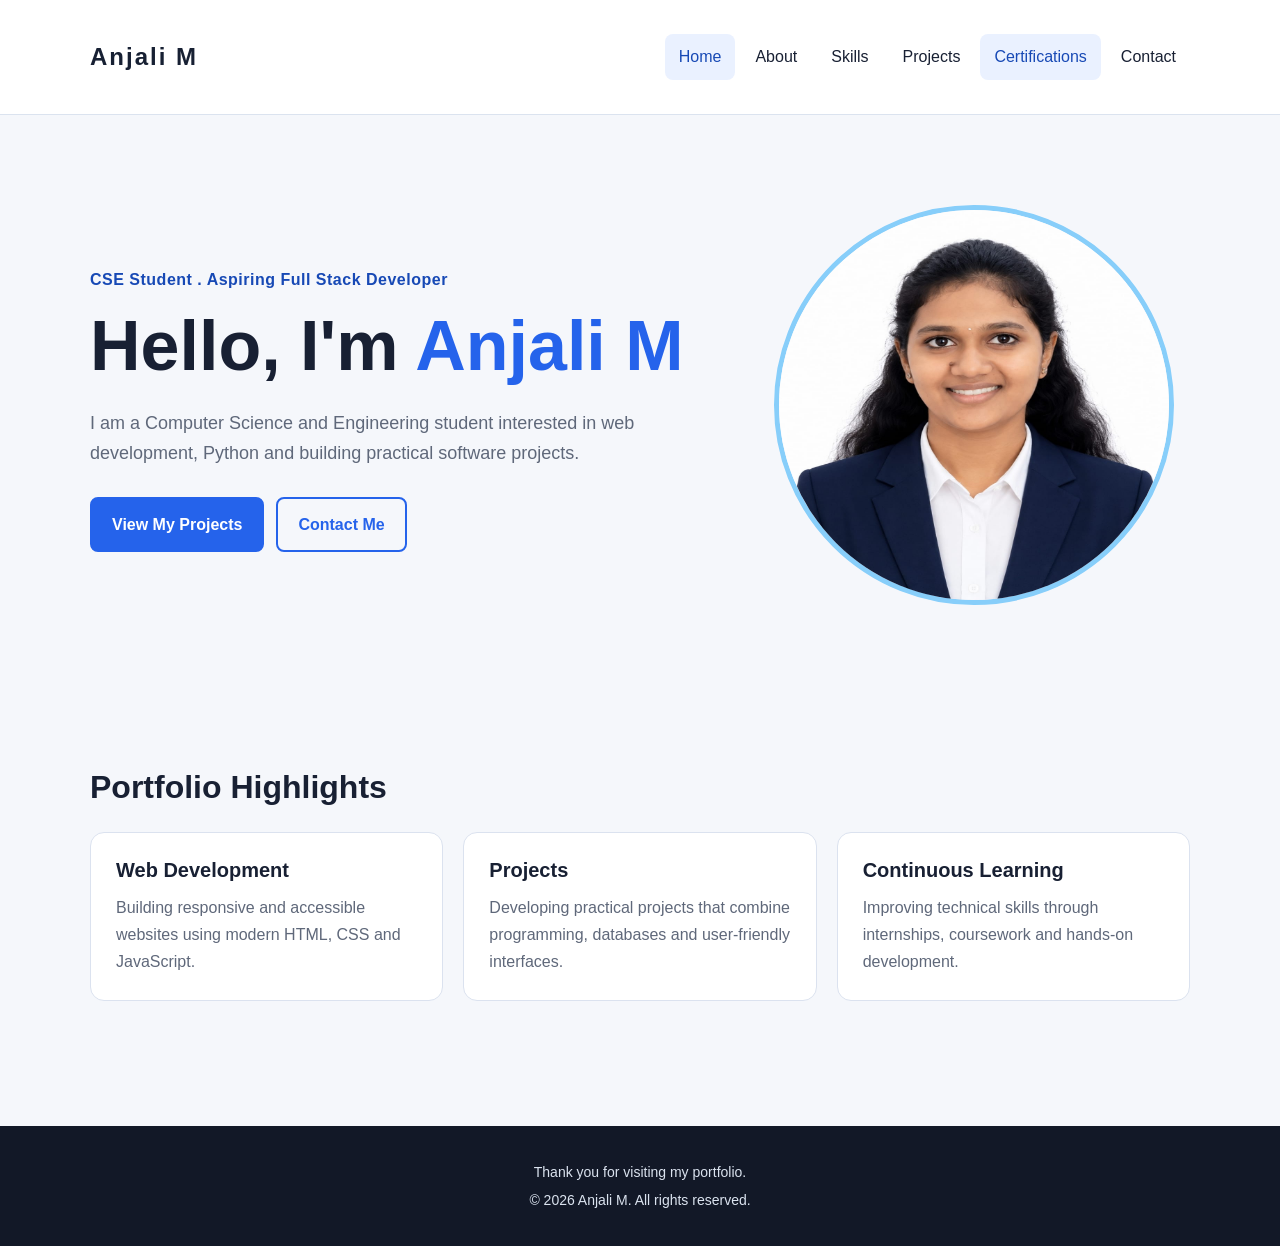
<file: index.html>
<!DOCTYPE html>
<html lang="en">

<head>
    <meta charset="UTF-8">

    <meta name="viewport"
          content="width=device-width, initial-scale=1.0">

    <meta name="description"
          content="Anjali M, personal portfolio website showcasing education, skills, projects and contact information.">

    <meta name="keywords"
          content="Anjali M, portfolio, CSE student, web development, HTML, CSS, JavaScript, Python">

    <meta name="author"
          content="Anjali M">

    <title>Anjali M | Portfolio</title>

    <link rel="stylesheet" href="style.css">
</head>

<body>

    
    <a href="#main-content" class="skip-link">
        Skip to main content
    </a>

    
    <header class="site-header">

        <div class="container header-inner">

            <a href="index.html"
               class="logo"
               aria-label="Anjali M Portfolio Home">
                Anjali M
            </a>

    
            <nav aria-label="Main navigation">

                <ul class="nav-list">

                    <li>
                        <a href="index.html"
                           class="active"
                           aria-current="page">
                            Home
                        </a>
                    </li>

                    <li>
                        <a href="about.html">
                            About
                        </a>
                    </li>

                    <li>
                        <a href="skills.html">
                            Skills
                        </a>
                    </li>

                    <li>
                        <a href="projects.html">
                            Projects
                        </a>
                    </li>

                    
                    <li>
                        <a href="certifications.html"
                           class="active"
                           aria-current="page">

                            Certifications

                        </a>
                    </li>


                    <li>
                        <a href="contact.html">
                            Contact
                        </a>
                    </li>

                </ul>

            </nav>

        </div>

    </header>



    <main id="main-content">

        
        <section class="hero"
                 aria-labelledby="hero-title">

            <div class="container hero-grid">

                <div class="hero-content">

                    <p class="eyebrow">
                        CSE Student . Aspiring Full Stack Developer
                    </p>

                    <h1 id="hero-title">
                        Hello, I'm
                        <span>Anjali M</span>
                    </h1>

                    <p class="hero-text">
                        I am a Computer Science and Engineering student
                        interested in web development, Python and building
                        practical software projects.
                    </p>

                    <div class="button-group">

                        <a href="projects.html"
                           class="button">
                            View My Projects
                        </a>

                        <a href="contact.html"
                           class="button button-outline">
                            Contact Me
                        </a>

                    </div>

                </div>


    
        <div class="profile">
            

                  
                    <img src="profile.jpg"
    alt="Portrait of Anjali M"
    class="profile-image">

               </div>     

            </div>

        </section>


        
        <section class="section"
                 aria-labelledby="highlights-title">

            <div class="container">

                <h2 id="highlights-title">
                    Portfolio Highlights
                </h2>


                <div class="card-grid">

                    <article class="card">

                        <h3>
                            Web Development
                        </h3>

                        <p>
                            Building responsive and accessible websites
                            using modern HTML, CSS and JavaScript.
                        </p>

                    </article>


                    <article class="card">

                        <h3>
                            Projects
                        </h3>

                        <p>
                            Developing practical projects that combine
                            programming, databases and user-friendly
                            interfaces.
                        </p>

                    </article>


                    <article class="card">

                        <h3>
                            Continuous Learning
                        </h3>

                        <p>
                            Improving technical skills through internships,
                            coursework and hands-on development.
                        </p>

                    </article>

                </div>

            </div>

        </section>

    </main>


    
    <footer class="site-footer">

        <div class="container">

            <p>
                Thank you for visiting my portfolio.
            </p>

            <p>
                &copy; 2026 Anjali  M. All rights reserved.
            </p>

        </div>

    </footer>

</body>
</html>
</file>
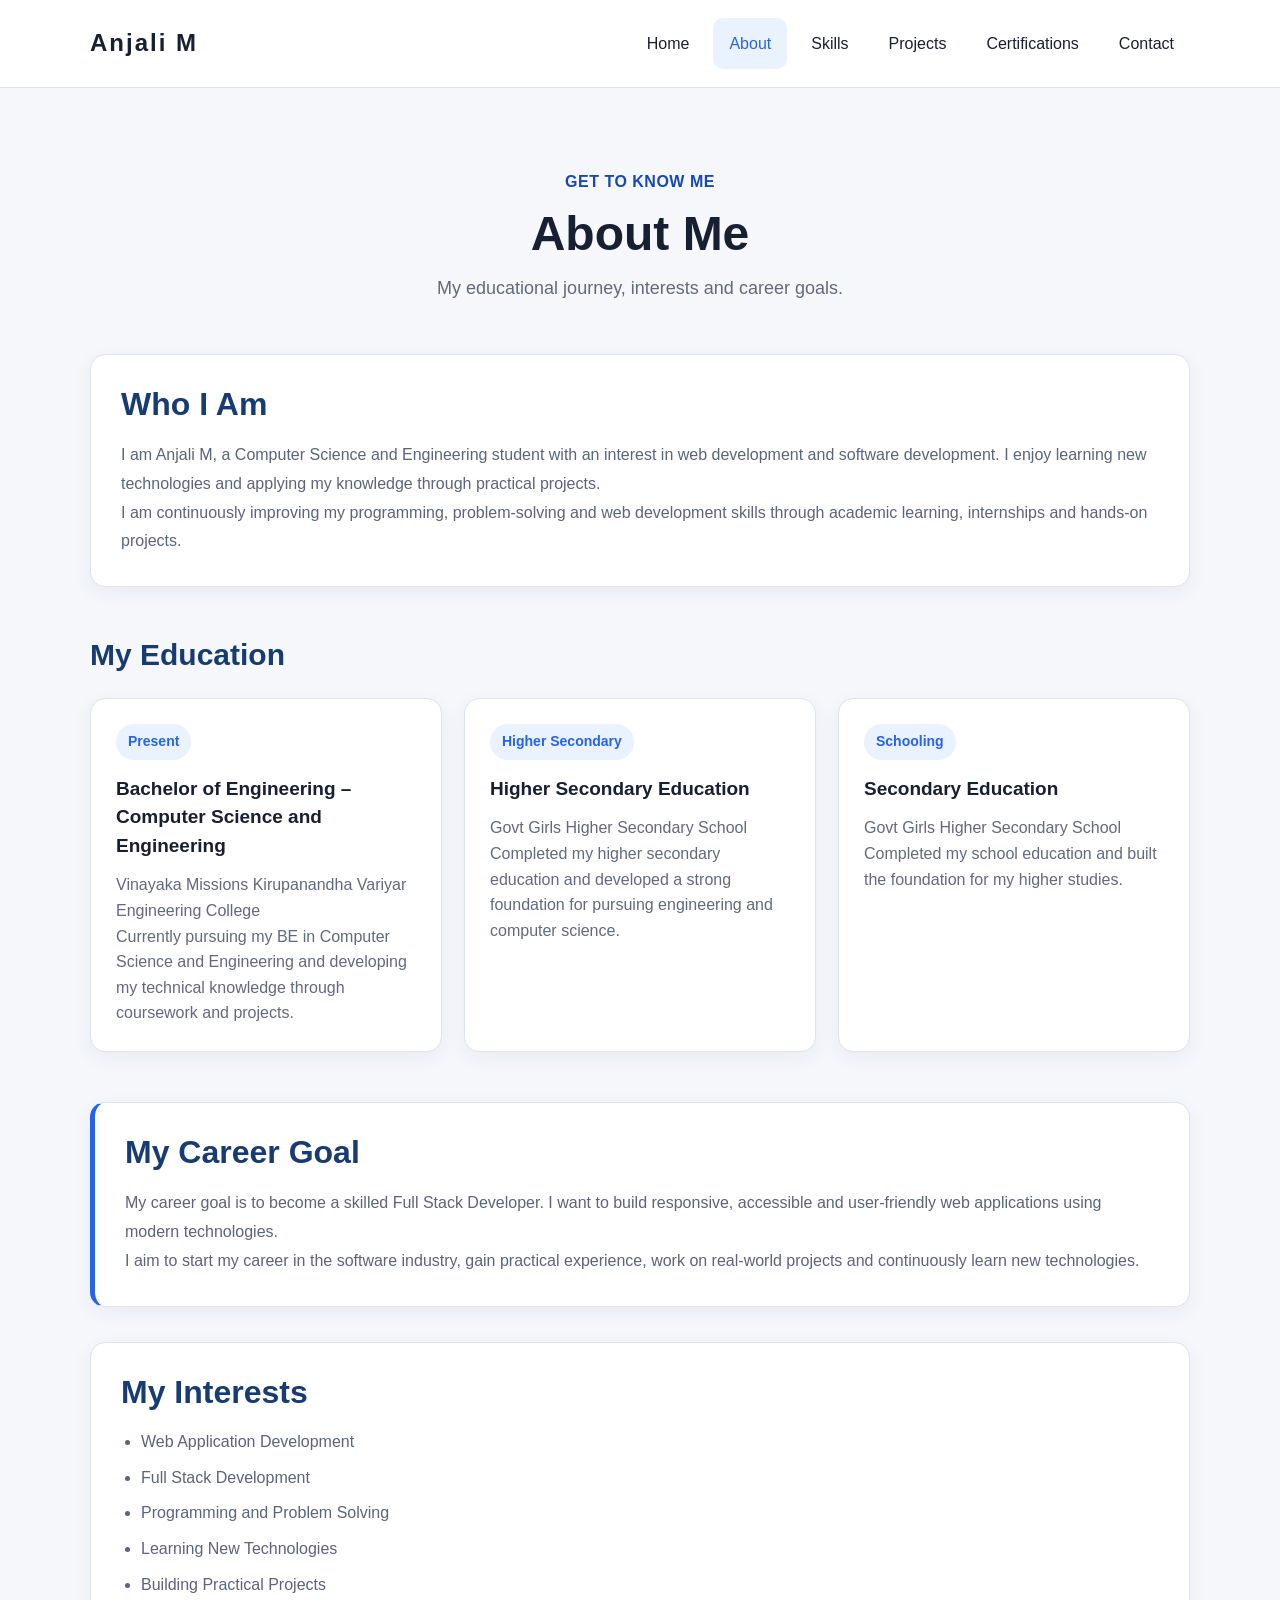
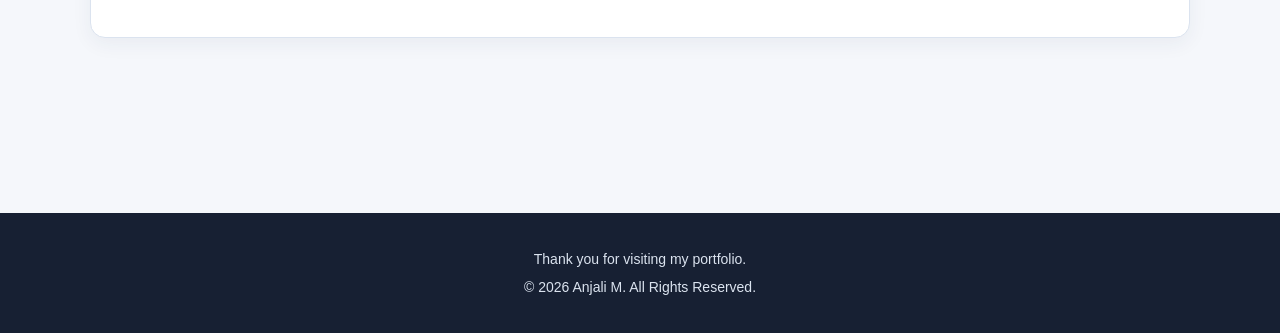
<file: about.html>
<!DOCTYPE html>
<html lang="en">

<head>
    <meta charset="UTF-8">
    <meta name="viewport" content="width=device-width, initial-scale=1.0">

    <meta name="description"
          content="About Anjali M, a Computer Science and Engineering student and aspiring Full Stack Developer">

    <title>About | Anjali M</title>

    <link rel="stylesheet" href="style.css">
</head>

<body>


    <header class="site-header">

    <div class="container header-content">

        <a href="index.html" class="logo">
            Anjali M
        </a>

        <nav class="main-nav" aria-label="Main navigation">

            <a href="index.html">Home</a>

            <a href="about.html" class="active">About</a>

            <a href="skills.html">Skills</a>

            <a href="projects.html">Projects</a>

            <a href="certifications.html">Certifications</a>

            <a href="contact.html">Contact</a>

        </nav>

    </div>

</header>


<main>

    <section class="about-section">

        <div class="container">

            <div class="section-heading">
                <p class="eyebrow">GET TO KNOW ME</p>
                <h1>About Me</h1>
                <p>
                    My educational journey, interests and career goals.
                </p>
            </div>


        

            <article class="about-card">

                <h2>Who I Am</h2>

                <p>
                    I am Anjali M, a Computer Science and Engineering
                    student with an interest in web development and
                    software development. I enjoy learning new
                    technologies and applying my knowledge through
                    practical projects.
                </p>

                <p>
                    I am continuously improving my programming,
                    problem-solving and web development skills through
                    academic learning, internships and hands-on projects.
                </p>

            </article>


            

            <section class="education-section" aria-labelledby="education-title">

                <h2 id="education-title">My Education</h2>

                <div class="education-grid">

                    <article class="education-card">

                        <span class="education-year">
                            Present
                        </span>

                        <h3>
                            Bachelor of Engineering – Computer Science and Engineering
                        </h3>

                        <p>
                            Vinayaka Missions Kirupanandha Variyar
                            Engineering College
                        </p>

                        <p>
                            Currently pursuing my BE in Computer Science
                            and Engineering and developing my technical
                            knowledge through coursework and projects.
                        </p>

                    </article>


                    <article class="education-card">

                        <span class="education-year">
                            Higher Secondary
                        </span>

                        <h3>
                            Higher Secondary Education
                        </h3>

                        <p>
                            Govt Girls Higher Secondary School
                        </p>

                        <p>
                            Completed my higher secondary education and
                            developed a strong foundation for pursuing
                            engineering and computer science.
                        </p>

                    </article>


                    <article class="education-card">

                        <span class="education-year">
                            Schooling
                        </span>

                        <h3>
                            Secondary Education
                        </h3>

                        <p>
                            Govt Girls Higher Secondary School
                        </p>
                        

                        <p>
                            Completed my school education and built the
                            foundation for my higher studies.
                        </p>

                    </article>

                </div>

            </section>




            <article class="career-card">

                <h2>My Career Goal</h2>

                <p>
                    My career goal is to become a skilled Full Stack
                    Developer. I want to build responsive, accessible
                    and user-friendly web applications using modern
                    technologies.
                </p>

                <p>
                    I aim to start my career in the software industry,
                    gain practical experience, work on real-world
                    projects and continuously learn new technologies.
                </p>

            </article>


        

            <article class="about-card">

                <h2>My Interests</h2>

                <ul>
                    <li>Web Application Development</li>
                    <li>Full Stack Development</li>
                    <li>Programming and Problem Solving</li>
                    <li>Learning New Technologies</li>
                    <li>Building Practical Projects</li>
                </ul>

            </article>

        </div>

    </section>

</main>


<footer>
    <div class="container">
        <p>
            Thank you for visiting my portfolio.
        </p>

        <p>
            &copy; 2026 Anjali M. All Rights Reserved.
        </p>
    </div>
</footer>

</body>
</html>
</file>
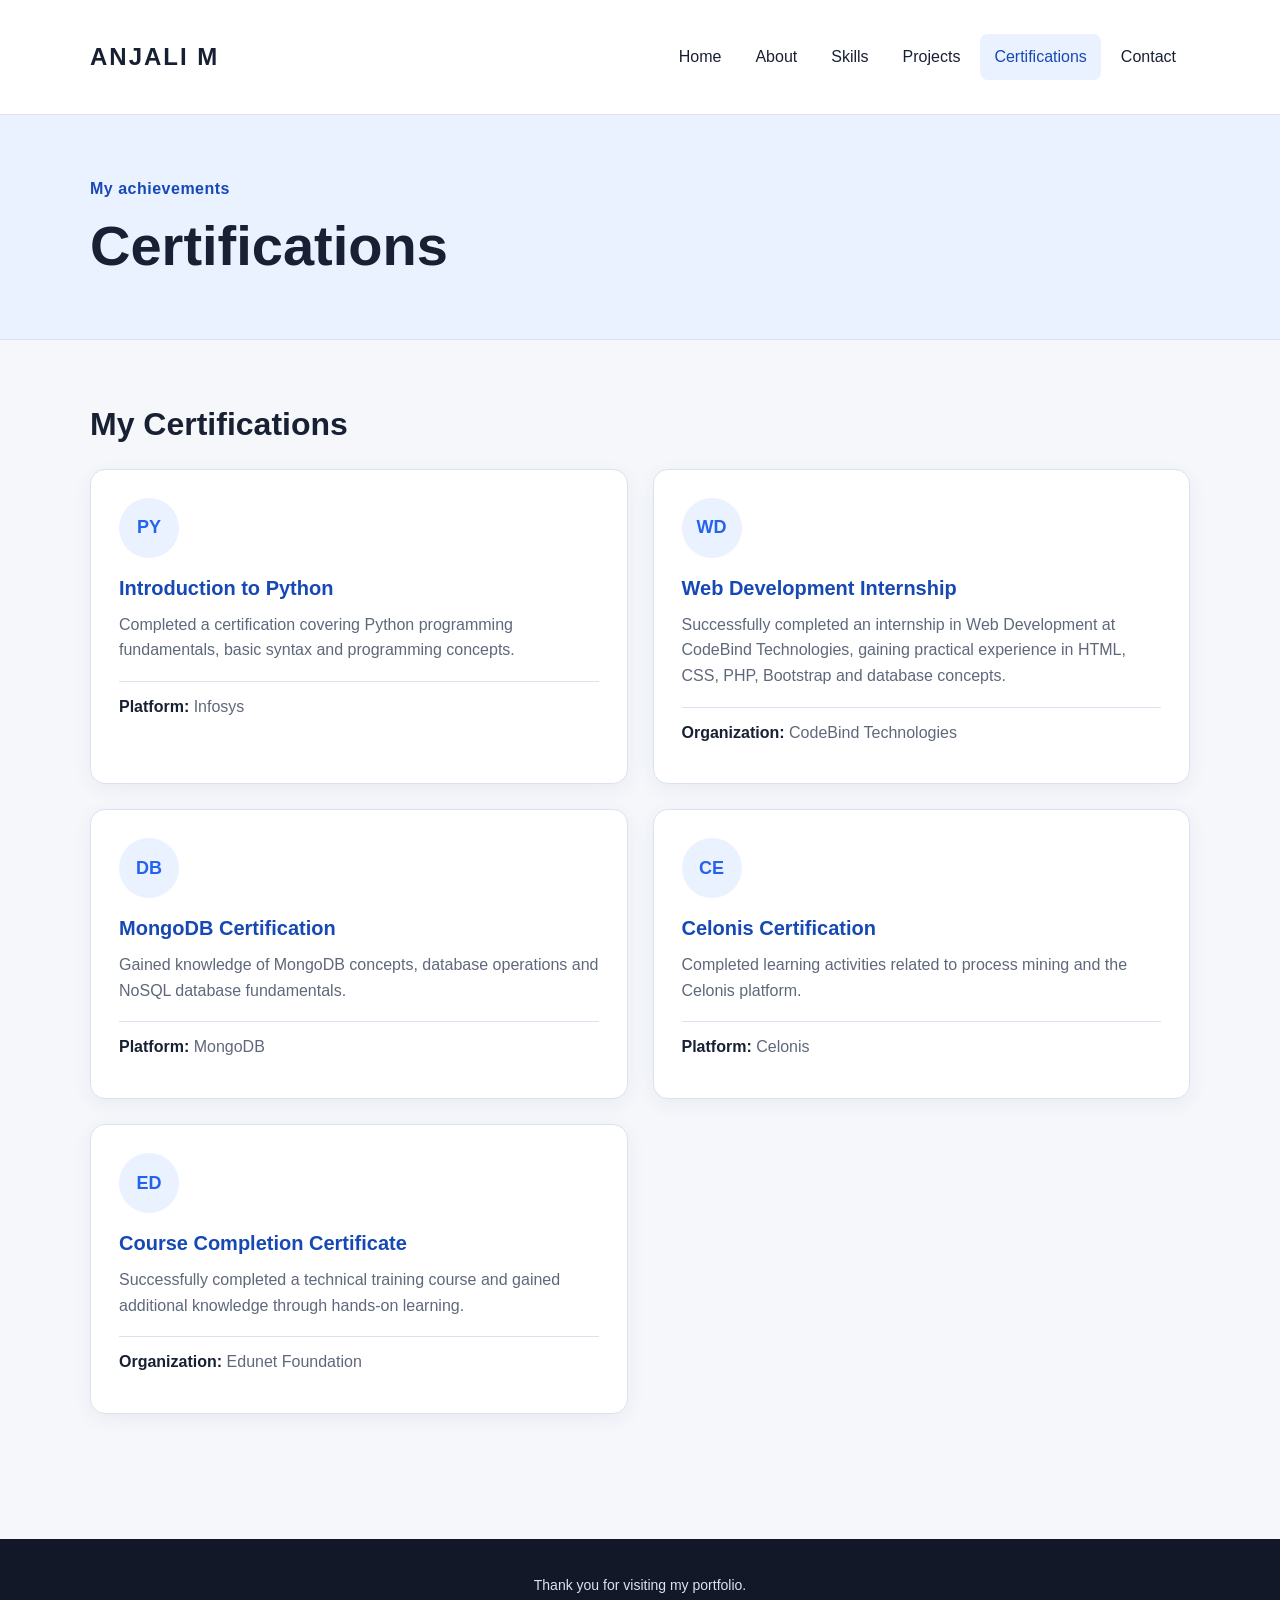
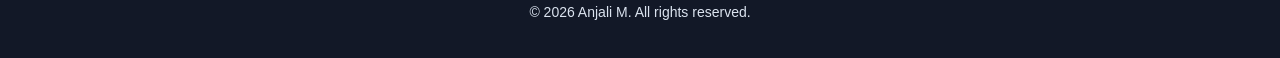
<file: certifications.html>
<!DOCTYPE html>
<html lang="en">

<head>

    <meta charset="UTF-8">

    <meta name="viewport"
          content="width=device-width, initial-scale=1.0">

    <meta name="description"
          content="Certifications earned by Anjali M in Python, MongoDB, Celonis and technical training.">

    <meta name="keywords"
          content="Anjali M certifications, Python certification, MongoDB certification, Celonis certification, Edunet Foundation">

    <meta name="author"
          content="Anjali M">

    <title>Certifications |  Anjali M Portfolio</title>

    <link rel="stylesheet" href="style.css">

</head>


<body>

    

    <a href="#main-content" class="skip-link">
        Skip to main content
    </a>




    <header class="site-header">

        <div class="container header-inner">


    

            <a href="index.html"
               class="logo"
               aria-label="Anjali  M Portfolio Home">

                ANJALI M

            </a>


            

            <nav aria-label="Main navigation">

                <ul class="nav-list">

                    <li>
                        <a href="index.html">
                            Home
                        </a>
                    </li>

                    <li>
                        <a href="about.html">
                            About
                        </a>
                    </li>

                    <li>
                        <a href="skills.html">
                            Skills
                        </a>
                    </li>

                    <li>
                        <a href="projects.html">
                            Projects
                        </a>
                    </li>

                    <li>
                        <a href="certifications.html"
                           class="active"
                           aria-current="page">

                            Certifications

                        </a>
                    </li>

                    <li>
                        <a href="contact.html">
                            Contact
                        </a>
                    </li>

                </ul>

            </nav>

        </div>

    </header>




    <main id="main-content">


        

        <section class="page-banner"
                 aria-labelledby="page-title">

            <div class="container">

                <p class="eyebrow">
                    My achievements
                </p>

                <h1 id="page-title">
                    Certifications
                </h1>

            </div>

        </section>


    

        <section class="section"
                 aria-labelledby="certification-title">

            <div class="container">

                <h2 id="certification-title">
                    My Certifications
                </h2>


                <div class="certification-grid">


                    

                    <article class="certification-card">

                        <div class="certification-icon"
                             aria-hidden="true">

                            PY

                        </div>

                        <h3>
                            Introduction to Python
                        </h3>

                        <p>
                            Completed a certification covering
                            Python programming fundamentals,
                            basic syntax and programming concepts.
                        </p>

                        <p class="certificate-provider">
                            <strong>
                                Platform:
                            </strong>

                            Infosys
                        </p>

                    </article>


                    <article class="certification-card">

    <div class="certification-icon" aria-hidden="true">
        WD
    </div>

    <h3>
        Web Development Internship
    </h3>

    <p>
        Successfully completed an internship in Web Development
        at CodeBind Technologies, gaining practical experience
        in HTML, CSS, PHP, Bootstrap and database concepts.
    </p>

    <p class="certificate-provider">
        <strong>Organization:</strong>
        CodeBind Technologies
    </p>

</article>


                

                    <article class="certification-card">

                        <div class="certification-icon"
                             aria-hidden="true">

                            DB

                        </div>

                        <h3>
                            MongoDB Certification
                        </h3>

                        <p>
                            Gained knowledge of MongoDB concepts,
                            database operations and NoSQL
                            database fundamentals.
                        </p>

                        <p class="certificate-provider">
                            <strong>
                                Platform:
                            </strong>

                            MongoDB
                        </p>

                    </article>


                    

                    <article class="certification-card">

                        <div class="certification-icon"
                             aria-hidden="true">

                            CE

                        </div>

                        <h3>
                            Celonis Certification
                        </h3>

                        <p>
                            Completed learning activities related
                            to process mining and the Celonis
                            platform.
                        </p>

                        <p class="certificate-provider">
                            <strong>
                                Platform:
                            </strong>

                            Celonis
                        </p>

                    </article>


                

                    <article class="certification-card">

                        <div class="certification-icon"
                             aria-hidden="true">

                            ED

                        </div>

                        <h3>
                            Course Completion Certificate
                        </h3>

                        <p>
                            Successfully completed a technical
                            training course and gained additional
                            knowledge through hands-on learning.
                        </p>

                        <p class="certificate-provider">
                            <strong>
                                Organization:
                            </strong>

                            Edunet Foundation
                        </p>

                    </article>


                </div>

            </div>

        </section>

    </main>


    

    <footer class="site-footer">

        <div class="container">

            <p>
                Thank you for visiting my portfolio.
            </p>

            <p>
                &copy; 2026 Anjali  M.
                All rights reserved.
            </p>

        </div>

    </footer>

</body>

</html>
</file>
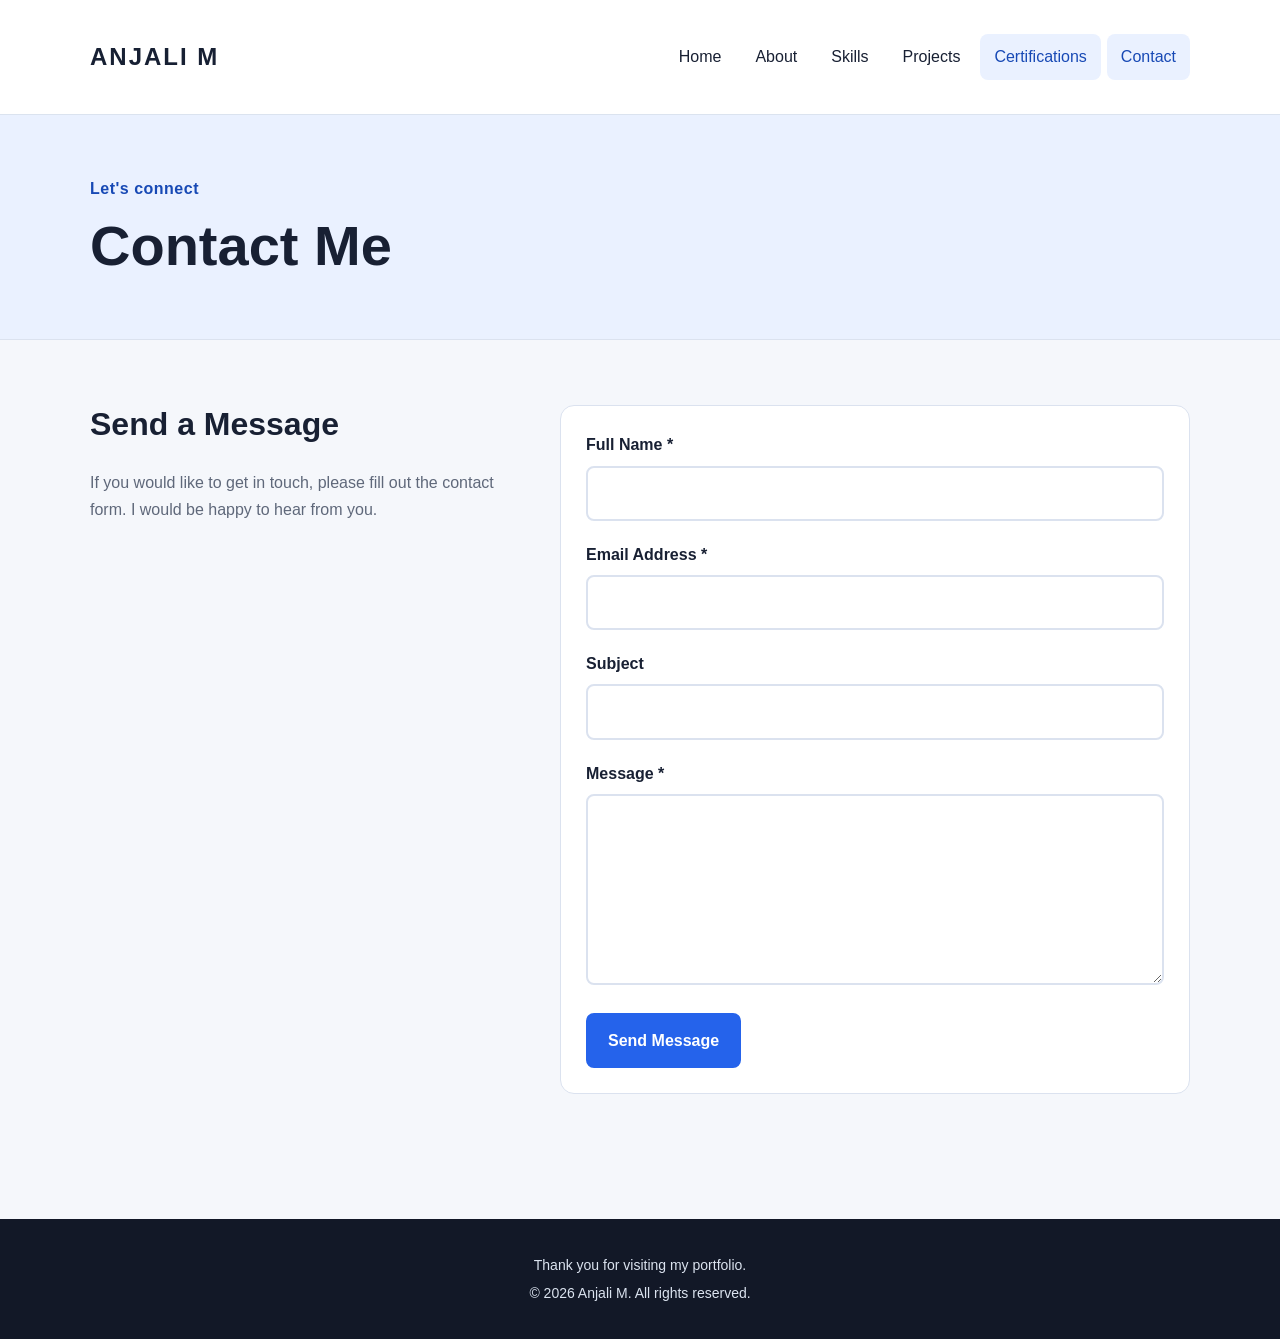
<file: contact.html>
<!DOCTYPE html>
<html lang="en">

<head>

    <meta charset="UTF-8">

    <meta name="viewport"
          content="width=device-width, initial-scale=1.0">

    <meta name="description"
          content="Contact Anjali  M  through her accessible portfolio contact form.">

    <meta name="keywords"
          content="contact Anjali M, portfolio, web developer">

    <meta name="author"
          content="Anjali  M">

    <title>Contact | Anjali M Portfolio</title>

    <link rel="stylesheet" href="style.css">

</head>


<body>

    

    <a href="#main-content" class="skip-link">
        Skip to main content
    </a>



    <header class="site-header">

        <div class="container header-inner">


        

            <a href="index.html"
               class="logo"
               aria-label="Anjali M Portfolio Home">

                ANJALI  M
 
            </a>


            

            <nav aria-label="Main navigation">

                <ul class="nav-list">

                    <li>
                        <a href="index.html">
                            Home
                        </a>
                    </li>

                    <li>
                        <a href="about.html">
                            About
                        </a>
                    </li>

                    <li>
                        <a href="skills.html">
                            Skills
                        </a>
                    </li>

                    <li>
                        <a href="projects.html">
                            Projects
                        </a>
                    </li>

                    
                    <li>
                        <a href="certifications.html"
                           class="active"
                           aria-current="page">

                            Certifications

                        </a>
                    </li>


                    <li>
                        <a href="contact.html"
                           class="active"
                           aria-current="page">

                            Contact

                        </a>
                    </li>

                </ul>

            </nav>

        </div>

    </header>


    

    <main id="main-content">


        

        <section class="page-banner"
                 aria-labelledby="page-title">

            <div class="container">

                <p class="eyebrow">
                    Let's connect
                </p>

                <h1 id="page-title">
                    Contact Me
                </h1>

            </div>

        </section>


    

        <section class="section"
                 aria-labelledby="contact-title">

            <div class="container contact-layout">


                

                <div>

                    <h2 id="contact-title">
                        Send a Message
                    </h2>

                    <p>
                        If you would like to get in touch,
                        please fill out the contact form.
                        I would be happy to hear from you.
                    </p>

                </div>


            

                <form class="contact-form"
                      action="#"
                      method="post"
                      aria-label="Contact form">


                    

                    <div class="form-group">

                        <label for="name">
                            Full Name
                            <span aria-hidden="true">*</span>
                        </label>

                        <input
                            type="text"
                            id="name"
                            name="name"
                            autocomplete="name"
                            required
                        >

                    </div>


                    

                    <div class="form-group">

                        <label for="email">
                            Email Address
                            <span aria-hidden="true">*</span>
                        </label>

                        <input
                            type="email"
                            id="email"
                            name="email"
                            autocomplete="email"
                            required
                        >

                    </div>


                

                    <div class="form-group">

                        <label for="subject">
                            Subject
                        </label>

                        <input
                            type="text"
                            id="subject"
                            name="subject"
                        >

                    </div>


                

                    <div class="form-group">

                        <label for="message">
                            Message
                            <span aria-hidden="true">*</span>
                        </label>

                        <textarea
                            id="message"
                            name="message"
                            rows="6"
                            required>
                        </textarea>

                    </div>


                    

                    <button
                        type="submit"
                        class="button">

                        Send Message

                    </button>

                </form>

            </div>

        </section>

    </main>


    

    <footer class="site-footer">

        <div class="container">

            <p>
                Thank you for visiting my portfolio.
            </p>

            <p>
                &copy; 2026 Anjali M.
                All rights reserved.
            </p>

        </div>

    </footer>

</body>

</html>
</file>
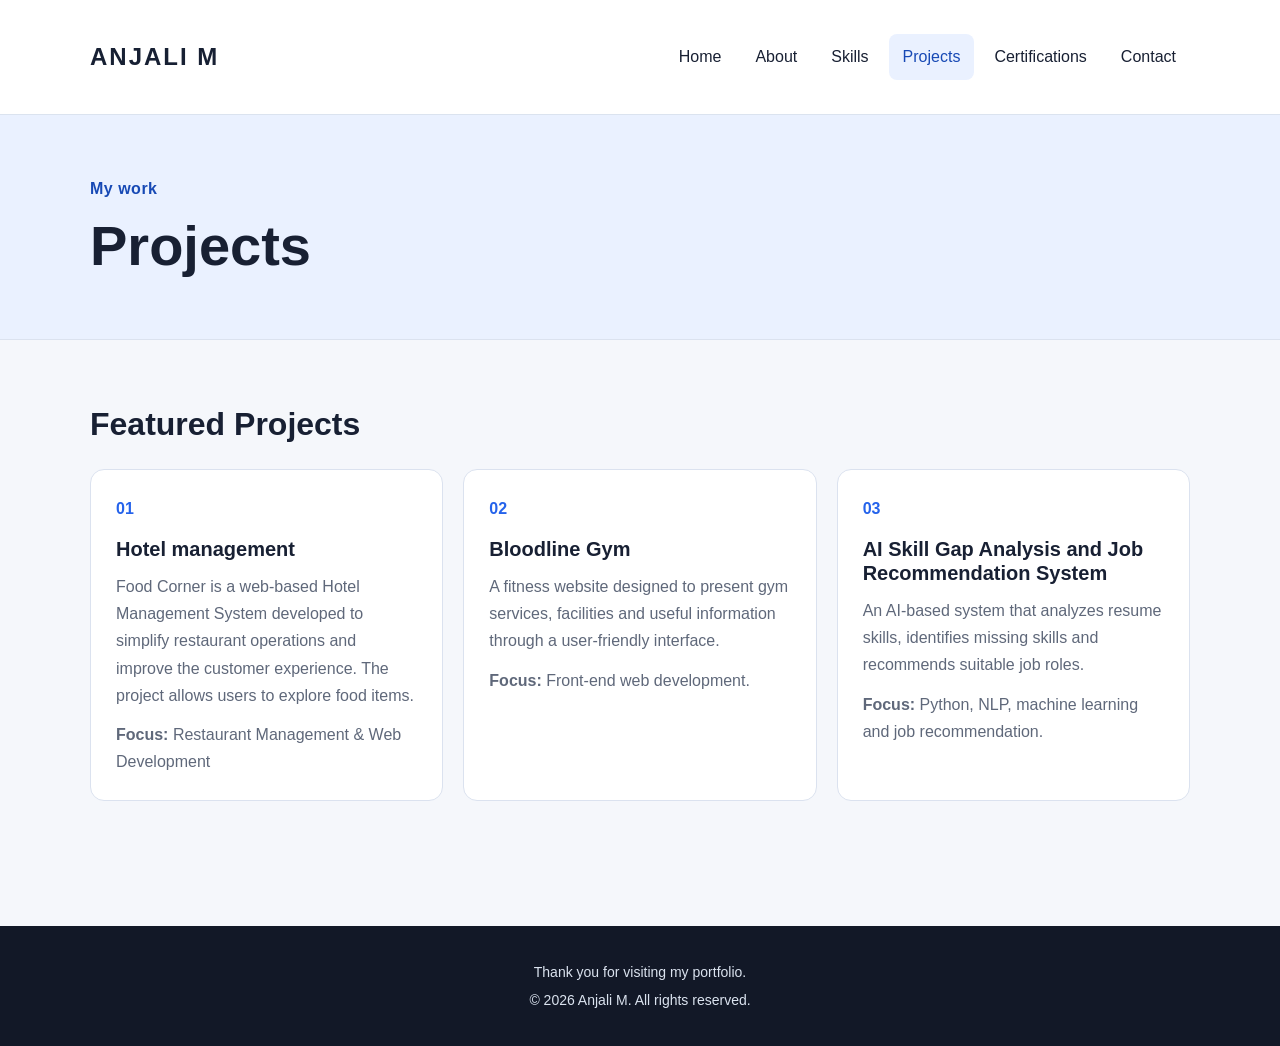
<file: projects.html>
<!DOCTYPE html>
<html lang="en">

<head>

    <meta charset="UTF-8">

    <meta name="viewport"
          content="width=device-width, initial-scale=1.0">

    <meta name="description"
          content="Projects developed by Anjali M including web development and AI-based projects.">

    <meta name="keywords"
          content="Anjali  M projects, web development projects, AI project, Python project">

    <meta name="author"
          content="Anjali M">

    <title>Projects | Anjali  M Portfolio</title>

    <link rel="stylesheet" href="style.css">

</head>


<body>

    

    <a href="#main-content" class="skip-link">
        Skip to main content
    </a>




    <header class="site-header">

        <div class="container header-inner">


            

            <a href="index.html"
               class="logo"
               aria-label="Anjali M Portfolio Home">

                ANJALI M

            </a>


            

            <nav aria-label="Main navigation">

                <ul class="nav-list">

                    <li>
                        <a href="index.html">
                            Home
                        </a>
                    </li>


                    <li>
                        <a href="about.html">
                            About
                        </a>
                    </li>


                    <li>
                        <a href="skills.html">
                            Skills
                        </a>
                    </li>


                    <li>
                        <a href="projects.html"
                           class="active"
                           aria-current="page">

                            Projects

                        </a>
                    </li>

                    
                    <li>
    <a href="certifications.html">
        Certifications
    </a>
</li>
                        
                           
                    

                            

                        
                



                    <li>
                        <a href="contact.html">
                            Contact
                        </a>
                    </li>

                </ul>

            </nav>

        </div>

    </header>


    

    <main id="main-content">


    

        <section class="page-banner"
                 aria-labelledby="page-title">

            <div class="container">

                <p class="eyebrow">
                    My work
                </p>

                <h1 id="page-title">
                    Projects
                </h1>

            </div>

        </section>


        

        <section class="section"
                 aria-labelledby="projects-title">

            <div class="container">

                <h2 id="projects-title">
                    Featured Projects
                </h2>


                <div class="card-grid">


                    

                    <article class="card project-card">

                        <span class="project-number"
                              aria-hidden="true">

                            01

                        </span>

                        <h3>
                            Hotel management
                        </h3>

                        
                        <p>
    Food Corner is a web-based Hotel Management System developed
    to simplify restaurant operations and improve the customer
    experience. The project allows users to explore food items.
</p>

<p>
    <strong>Focus:</strong>
    Restaurant Management &amp; Web Development
</p>
                        
    
                            
                
        
    

                        
                    
            
                    

                    
    
                    

                    </article>


                    

                    <article class="card project-card">

                        <span class="project-number"
                              aria-hidden="true">

                            02

                        </span>

                        <h3>
                            Bloodline Gym
                        </h3>

                        <p>
                            A fitness website designed to present
                            gym services, facilities and useful
                            information through a user-friendly
                            interface.
                        </p>

                        <p>
                            <strong>
                                Focus:
                            </strong>

                            Front-end web development.
                        </p>

                    </article>


                    

                    <article class="card project-card">

                        <span class="project-number"
                              aria-hidden="true">

                            03

                        </span>

                        <h3>
                            AI Skill Gap Analysis and
                            Job Recommendation System
                        </h3>

                        <p>
                            An AI-based system that analyzes resume
                            skills, identifies missing skills and
                            recommends suitable job roles.
                        </p>

                        <p>
                            <strong>
                                Focus:
                            </strong>

                            Python, NLP, machine learning
                            and job recommendation.
                        </p>

                    </article>


                </div>

            </div>

        </section>

    </main>


    

    <footer class="site-footer">

        <div class="container">

            <p>
                Thank you for visiting my portfolio.
            </p>

            <p>
                &copy; 2026 Anjali M.
                All rights reserved.
            </p>

        </div>

    </footer>

</body>

</html>
</file>
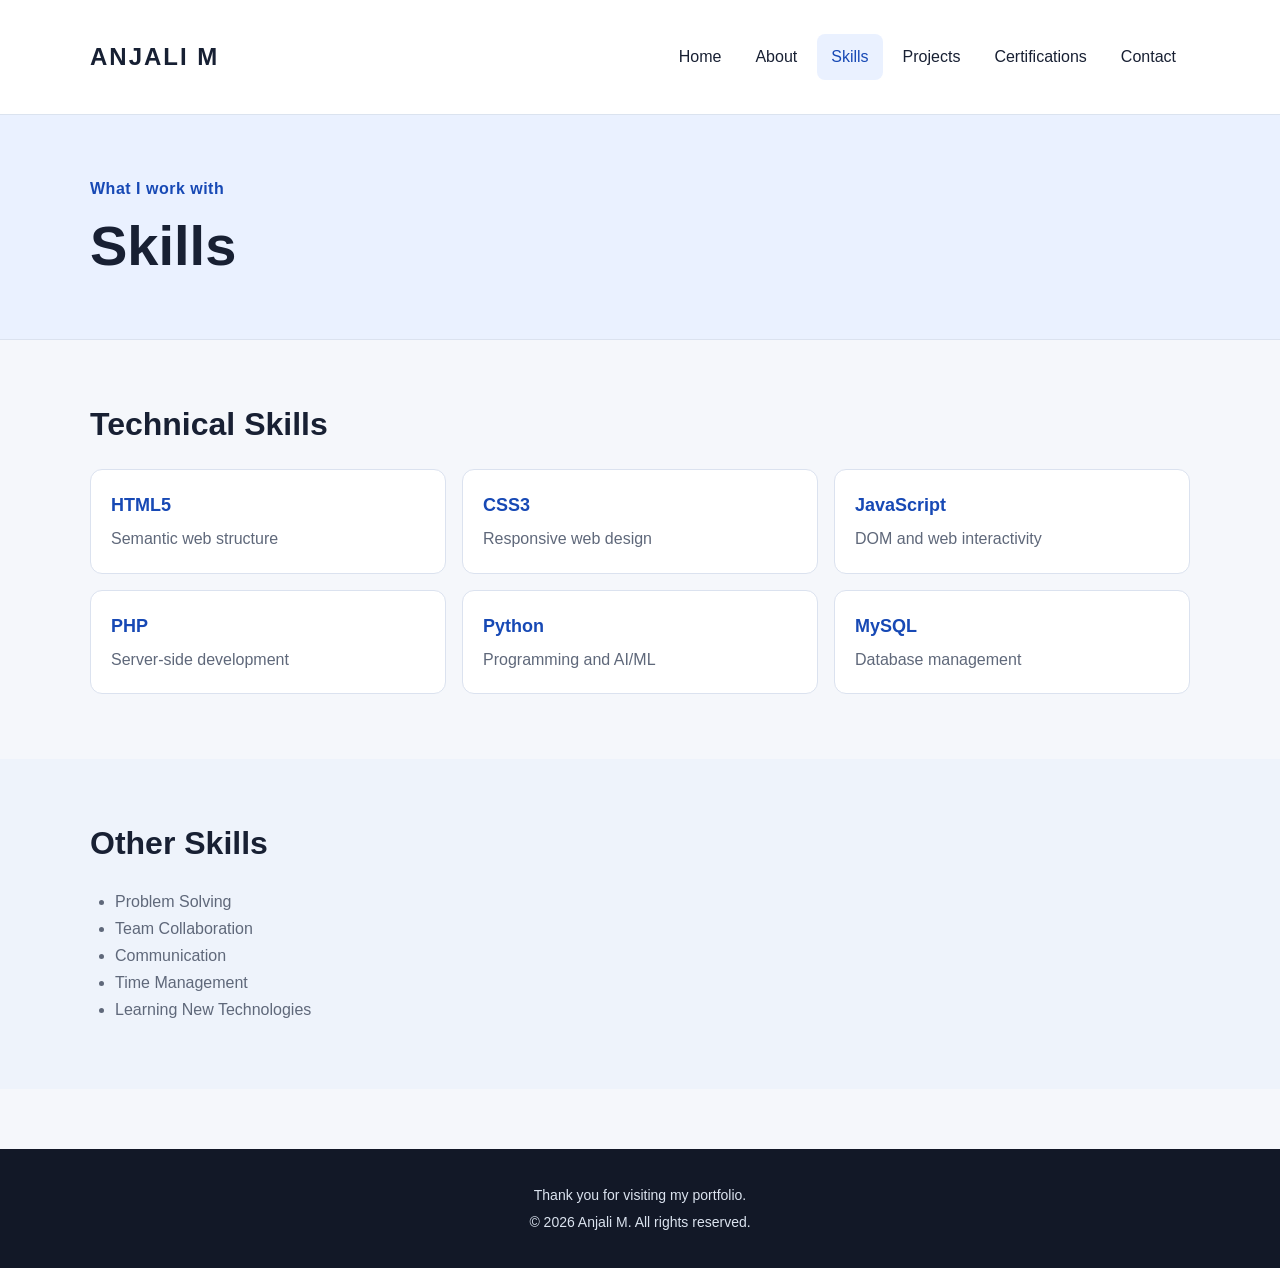
<file: skills.html>
<!DOCTYPE html>
<html lang="en">

<head>

    <meta charset="UTF-8">

    <meta name="viewport"
          content="width=device-width, initial-scale=1.0">

    <meta name="description"
          content="Technical skills of Anjali M including HTML, CSS, JavaScript, PHP, Python and MySQL.">

    <meta name="keywords"
          content="HTML, CSS, JavaScript, PHP, Python, MySQL, web development skills">

    <meta name="author"
          content="Anjali M">

    <title>Skills | Anjali M Portfolio</title>

    <link rel="stylesheet" href="style.css">

</head>


<body>

    

    <a href="#main-content" class="skip-link">
        Skip to main content
    </a>


    <header class="site-header">

        <div class="container header-inner">


            

            <a href="index.html"
               class="logo"
               aria-label="Anjali M Portfolio Home">

                ANJALI M

            </a>


        

            <nav aria-label="Main navigation">

                <ul class="nav-list">

                    <li>
                        <a href="index.html">
                            Home
                        </a>
                    </li>


                    <li>
                        <a href="about.html">
                            About
                        </a>
                    </li>


                    <li>
                        <a href="skills.html"
                           class="active"
                           aria-current="page">

                            Skills

                        </a>
                    </li>


                    <li>
                        <a href="projects.html">
                            Projects
                        </a>
                    </li>
                    
                    
                <li>
    <a href="certifications.html">
        Certifications
    </a>
</li>
            
                

                        

                        
                    



                    <li>
                        <a href="contact.html">
                            Contact
                        </a>
                    </li>

                </ul>

            </nav>

        </div>

    </header>




    <main id="main-content">


        

        <section class="page-banner"
                 aria-labelledby="page-title">

            <div class="container">

                <p class="eyebrow">
                    What I work with
                </p>

                <h1 id="page-title">
                    Skills
                </h1>

            </div>

        </section>


        

        <section class="section"
                 aria-labelledby="technical-title">

            <div class="container">

                <h2 id="technical-title">
                    Technical Skills
                </h2>


                <ul class="skill-grid">


                    <li class="skill-card">

                        <strong>
                            HTML5
                        </strong>

                        <span>
                            Semantic web structure
                        </span>

                    </li>


                    <li class="skill-card">

                        <strong>
                            CSS3
                        </strong>

                        <span>
                            Responsive web design
                        </span>

                    </li>


                    <li class="skill-card">

                        <strong>
                            JavaScript
                        </strong>

                        <span>
                            DOM and web interactivity
                        </span>

                    </li>


                    <li class="skill-card">

                        <strong>
                            PHP
                        </strong>

                        <span>
                            Server-side development
                        </span>

                    </li>


                    <li class="skill-card">

                        <strong>
                            Python
                        </strong>

                        <span>
                            Programming and AI/ML
                        </span>

                    </li>


                    <li class="skill-card">

                        <strong>
                            MySQL
                        </strong>

                        <span>
                            Database management
                        </span>

                    </li>

                </ul>

            </div>

        </section>



        <section class="section section-alt"
                 aria-labelledby="other-skills-title">

            <div class="container">

                <h2 id="other-skills-title">
                    Other Skills
                </h2>


                <ul class="plain-list">

                    <li>
                        Problem Solving
                    </li>

                    <li>
                        Team Collaboration
                    </li>

                    <li>
                        Communication
                    </li>

                    <li>
                        Time Management
                    </li>

                    <li>
                        Learning New Technologies
                    </li>

                </ul>

            </div>

        </section>

    </main>


    

    <footer class="site-footer">

        <div class="container">

            <p>
                Thank you for visiting my portfolio.
            </p>

            <p>
                &copy; 2026 Anjali M.
                All rights reserved.
            </p>

        </div>

    </footer>

</body>

</html>
</file>
<file: style.css>
* {
    margin: 0;
    padding: 0;
    box-sizing: border-box;
}




:root {
    --background: #f5f7fb;
    --white: #ffffff;
    --text: #182033;
    --muted: #5f687a;
    --primary: #2563eb;
    --primary-dark: #1749b5;
    --border: #dbe2ef;
    --light-blue: #eaf1ff;
    --focus: #f59e0b;
}

html {
    scroll-behavior: smooth;
}

body {
    font-family: Arial, Helvetica, sans-serif;
    line-height: 1.7;
    color: var(--text);
    background: var(--background);
}

a {
    color: var(--primary);
}

.container {
    width: 92%;
    max-width: 1100px;
    margin: 0 auto;
}




a:focus-visible,
button:focus-visible,
input:focus-visible,
textarea:focus-visible {
    outline: 4px solid var(--focus);
    outline-offset: 3px;
}




.skip-link {
    position: absolute;
    top: -60px;
    left: 20px;
    z-index: 1000;

    padding: 12px 18px;

    background: #000;
    color: #fff;

    text-decoration: none;

    border-radius: 0 0 8px 8px;
}

.skip-link:focus {
    top: 0;
}


.site-header {
    background: var(--white);
    border-bottom: 1px solid var(--border);
}

.header-inner {
    min-height: 78px;

    display: flex;
    align-items: center;
    justify-content: space-between;

    gap: 30px;
}




.logo {
    color: var(--text);
    text-decoration: none;

    font-size: 22px;
    font-weight: bold;

    letter-spacing: 2px;
}




.nav-list {
    list-style: none;

    display: flex;
    flex-wrap: wrap;

    gap: 6px;
}

.nav-list a {
    display: block;

    padding: 9px 14px;

    color: var(--text);

    text-decoration: none;

    border-radius: 8px;
}

.nav-list a:hover,
.nav-list a.active {
    background: var(--light-blue);
    color: var(--primary-dark);
}



.hero {
    padding: 90px 0;
}

.hero-grid {
    display: grid;

    grid-template-columns: 1.5fr 1fr;

    align-items: center;

    gap: 60px;
}

.eyebrow {
    margin-bottom: 10px;

    color: var(--primary-dark);

    font-weight: bold;

    letter-spacing: 0.5px;
}

h1,
h2,
h3 {
    line-height: 1.2;
}

h1 {
    margin-bottom: 20px;

    font-size: clamp(40px, 6vw, 70px);
}

h1 span {
    color: var(--primary);
}

h2 {
    margin-bottom: 25px;

    font-size: 32px;
}

h3 {
    margin-bottom: 12px;

    font-size: 20px;
}

.hero-text {
    max-width: 680px;

    margin-bottom: 28px;

    color: var(--muted);

    font-size: 18px;
}





.button-group {
    display: flex;
    flex-wrap: wrap;

    gap: 12px;
}

.button {
    display: inline-block;

    padding: 12px 20px;

    border: 2px solid var(--primary);
    border-radius: 8px;

    background: var(--primary);
    color: #fff;

    font: inherit;
    font-weight: bold;

    text-decoration: none;

    cursor: pointer;
}

.button:hover {
    background: var(--primary-dark);
    border-color: var(--primary-dark);
}

.button-outline {
    background: transparent;
    color: var(--primary);
}

.button-outline:hover {
    color: #fff;
}




.hero-image {
    display: flex;
    justify-content: center;
    align-items: center;
}



.profile image {
    width: 60%;

    text-align: center;
}

.profile img {
    width: 400px;
    height: 400px;



    border-radius: 60%;

    border: 5px solid lightskyblue;
}



.page-banner {
    padding: 60px 0;

    background: var(--light-blue);

    border-bottom: 1px solid var(--border);
}

.page-banner h1 {
    margin-bottom: 0;

    font-size: clamp(36px, 5vw, 56px);
}






.site-header {
    background: #ffffff;
    border-bottom: 1px solid #dbe3ef;
    padding: 18px 0;
}

.header-content {
    display: flex;
    align-items: center;
    justify-content: space-between;
}

.logo {
    text-decoration: none;
    color: #172033;
    font-size: 24px;
    font-weight: 800;
    letter-spacing: 2px;
}

.main-nav {
    display: flex;
    align-items: center;
    gap: 8px;
}

.main-nav a {
    text-decoration: none;
    color: #172033;

    padding: 12px 16px;

    border-radius: 10px;

    font-size: 16px;

    transition: 0.3s ease;
}

.main-nav a:hover {
    background: #eaf1ff;
    color: #2563eb;
}

.main-nav a.active {
    background: #eaf1ff;
    color: #2563eb;
}




@media (max-width: 800px) {

    .header-content {
        flex-direction: column;
        gap: 15px;
    }

    .main-nav {
        flex-wrap: wrap;
        justify-content: center;
    }

    .main-nav a {
        padding: 8px 10px;
        font-size: 14px;
    }
}


.about-section {
    padding: 80px 0;
}

.section-heading {
    text-align: center;
    margin-bottom: 50px;
}

.section-heading h1 {
    font-size: 48px;
    margin: 10px 0;
    color: #172033;
}

.section-heading > p:last-child {
    color: #5f6b7d;
    font-size: 18px;
}


.about-card,
.career-card {
    background: #ffffff;
    border: 1px solid #dbe3ef;
    border-radius: 15px;
    padding: 30px;
    margin-bottom: 35px;

    box-shadow: 0 6px 20px rgba(30, 50, 90, 0.06);
}

.about-card h2,
.career-card h2,
.education-section h2 {
    color: #173b73;
    margin-bottom: 18px;
}

.about-card p,
.career-card p {
    color: #596579;
    line-height: 1.8;
}




.education-section {
    margin: 50px 0;
}

.education-section > h2 {
    font-size: 30px;
    margin-bottom: 25px;
}

.education-grid {
    display: grid;
    grid-template-columns: repeat(3, 1fr);
    gap: 22px;
}

.education-card {
    background: #ffffff;
    border: 1px solid #dbe3ef;
    border-radius: 15px;
    padding: 25px;

    box-shadow: 0 6px 20px rgba(30, 50, 90, 0.06);

    transition: 0.3s ease;
}

.education-card:hover {
    transform: translateY(-5px);
    box-shadow: 0 12px 25px rgba(30, 50, 90, 0.12);
}

.education-year {
    display: inline-block;

    padding: 6px 12px;

    border-radius: 20px;

    background: #eaf1ff;
    color: #2563eb;

    font-size: 14px;
    font-weight: 600;

    margin-bottom: 15px;
}

.education-card h3 {
    color: #172033;
    font-size: 19px;
    line-height: 1.5;
    margin-bottom: 12px;
}

.education-card p {
    color: #5f6b7d;
    line-height: 1.6;
}



.career-card {
    border-left: 5px solid #2563eb;
}

.career-card p {
    font-size: 16px;
}



.about-card ul {
    padding-left: 20px;
}

.about-card li {
    color: #596579;
    margin-bottom: 10px;
    line-height: 1.6;
}




@media (max-width: 900px) {

    .education-grid {
        grid-template-columns: 1fr;
    }

    .section-heading h1 {
        font-size: 38px;
    }
}


@media (max-width: 600px) {

    .about-section {
        padding: 50px 20px;
    }

    .section-heading h1 {
        font-size: 32px;
    }

    .about-card,
    .career-card,
    .education-card {
        padding: 22px;
    }

}


.section {
    padding: 65px 0;
}

.section-alt {
    background: #eef3fb;
}



.card-grid {
    display: grid;

    grid-template-columns: repeat(3, 1fr);

    gap: 20px;
}

.card {
    padding: 25px;

    background: var(--white);

    border: 1px solid var(--border);
    border-radius: 14px;
}

.card p {
    color: var(--muted);
}


footer {
    background: #172033;
    color: #ffffff;
    padding: 30px 0;
    margin-top: 60px;
}

footer .container {
    text-align: center;
}

footer p {
    margin: 5px 0;
    color: #dbe3ef;
    font-size: 14px;
    line-height: 1.6;
}

footer a {
    color: #ffffff;
    text-decoration: none;
}

footer a:hover {
    color: #60a5fa;
}






.skill-grid {
    list-style: none;

    display: grid;

    grid-template-columns: repeat(3, 1fr);

    gap: 16px;
}

.skill-card {
    padding: 20px;

    background: var(--white);

    border: 1px solid var(--border);

    border-radius: 12px;
}

.skill-card strong {
    display: block;

    margin-bottom: 5px;

    color: var(--primary-dark);

    font-size: 18px;
}

.skill-card span {
    color: var(--muted);
}

.plain-list {
    padding-left: 25px;

    color: var(--muted);
}



.project-number {
    display: inline-block;

    margin-bottom: 15px;

    color: var(--primary);

    font-weight: bold;
}

.project-card p + p {
    margin-top: 12px;
}




.contact-layout {
    display: grid;

    grid-template-columns: 0.8fr 1.2fr;

    gap: 50px;

    align-items: start;
}

.contact-layout > div p {
    color: var(--muted);
}




.contact-form {
    padding: 25px;

    background: var(--white);

    border: 1px solid var(--border);

    border-radius: 14px;
}

.form-group {
    margin-bottom: 20px;
}

.form-group label {
    display: block;

    margin-bottom: 7px;

    font-weight: bold;
}

.form-group input,
.form-group textarea {
    width: 100%;

    padding: 12px;

    border: 2px solid var(--border);

    border-radius: 8px;

    background: #fff;

    color: var(--text);

    font: inherit;
}

.form-group textarea {
    resize: vertical;
}

.form-group input:focus,
.form-group textarea:focus {
    border-color: var(--primary);
}

.site-footer {
    padding: 30px 0;

    background: #121827;

    color: #fff;

    text-align: center;
}

.site-footer p + p {
    margin-top: 5px;
}




@media (max-width: 800px) {

    .header-inner {
        flex-direction: column;

        justify-content: center;

        padding: 18px 0;
    }

    .nav-list {
        justify-content: center;
    }

    .hero {
        padding: 60px 0;
    }

    .hero-grid {
        grid-template-columns: 1fr;

        gap: 35px;
    }

    .contact-layout {
        grid-template-columns: 1fr;
    }

    .card-grid {
        grid-template-columns: 1fr 1fr;
    }

    .skill-grid {
        grid-template-columns: 1fr 1fr;
    }
}


@media (max-width: 520px) {

    .container {
        width: 90%;
    }

    .nav-list {
        gap: 2px;
    }

    .nav-list a {
        padding: 7px 9px;

        font-size: 14px;
    }

    .hero {
        padding: 45px 0;
    }

    h1 {
        font-size: 40px;
    }

    h2 {
        font-size: 28px;
    }

    .card-grid {
        grid-template-columns: 1fr;
    }

    .skill-grid {
        grid-template-columns: 1fr;
    }

    .button-group {
        flex-direction: column;
    }

    .button {
        text-align: center;
    }
}




@media (prefers-reduced-motion: reduce) {

    html {
        scroll-behavior: auto;
    }

}







.certification-grid {
    display: grid;
    grid-template-columns: repeat(2, 1fr);
    gap: 25px;
}


.certification-card {
    background: #ffffff;
    padding: 28px;
    border: 1px solid #dbe2ef;
    border-radius: 15px;

    box-shadow: 0 5px 20px rgba(30, 50, 90, 0.06);

    transition: 0.3s ease;
}




.certification-card:hover {
    transform: translateY(-5px);

    box-shadow: 0 12px 30px rgba(30, 50, 90, 0.12);
}




.certification-icon {
    width: 60px;
    height: 60px;

    margin-bottom: 18px;

    display: flex;
    align-items: center;
    justify-content: center;

    background: #eaf1ff;
    color: #2563eb;

    border-radius: 50%;

    font-size: 18px;
    font-weight: bold;
}




.certification-card h3 {
    margin-bottom: 12px;

    color: #1749b5;

    font-size: 20px;
}




.certification-card p {
    margin-bottom: 10px;

    color: #5f687a;

    line-height: 1.6;
}



.certification-card .certificate-provider {
    margin-top: 18px;
    padding-top: 12px;

    border-top: 1px solid #dbe2ef;
}



.certification-card strong {
    color: #182033;
}


@media (max-width: 600px) {

    .certification-grid {
        grid-template-columns: 1fr;
    }

    .certification-card {
        padding: 22px;
    }

}
</file>
